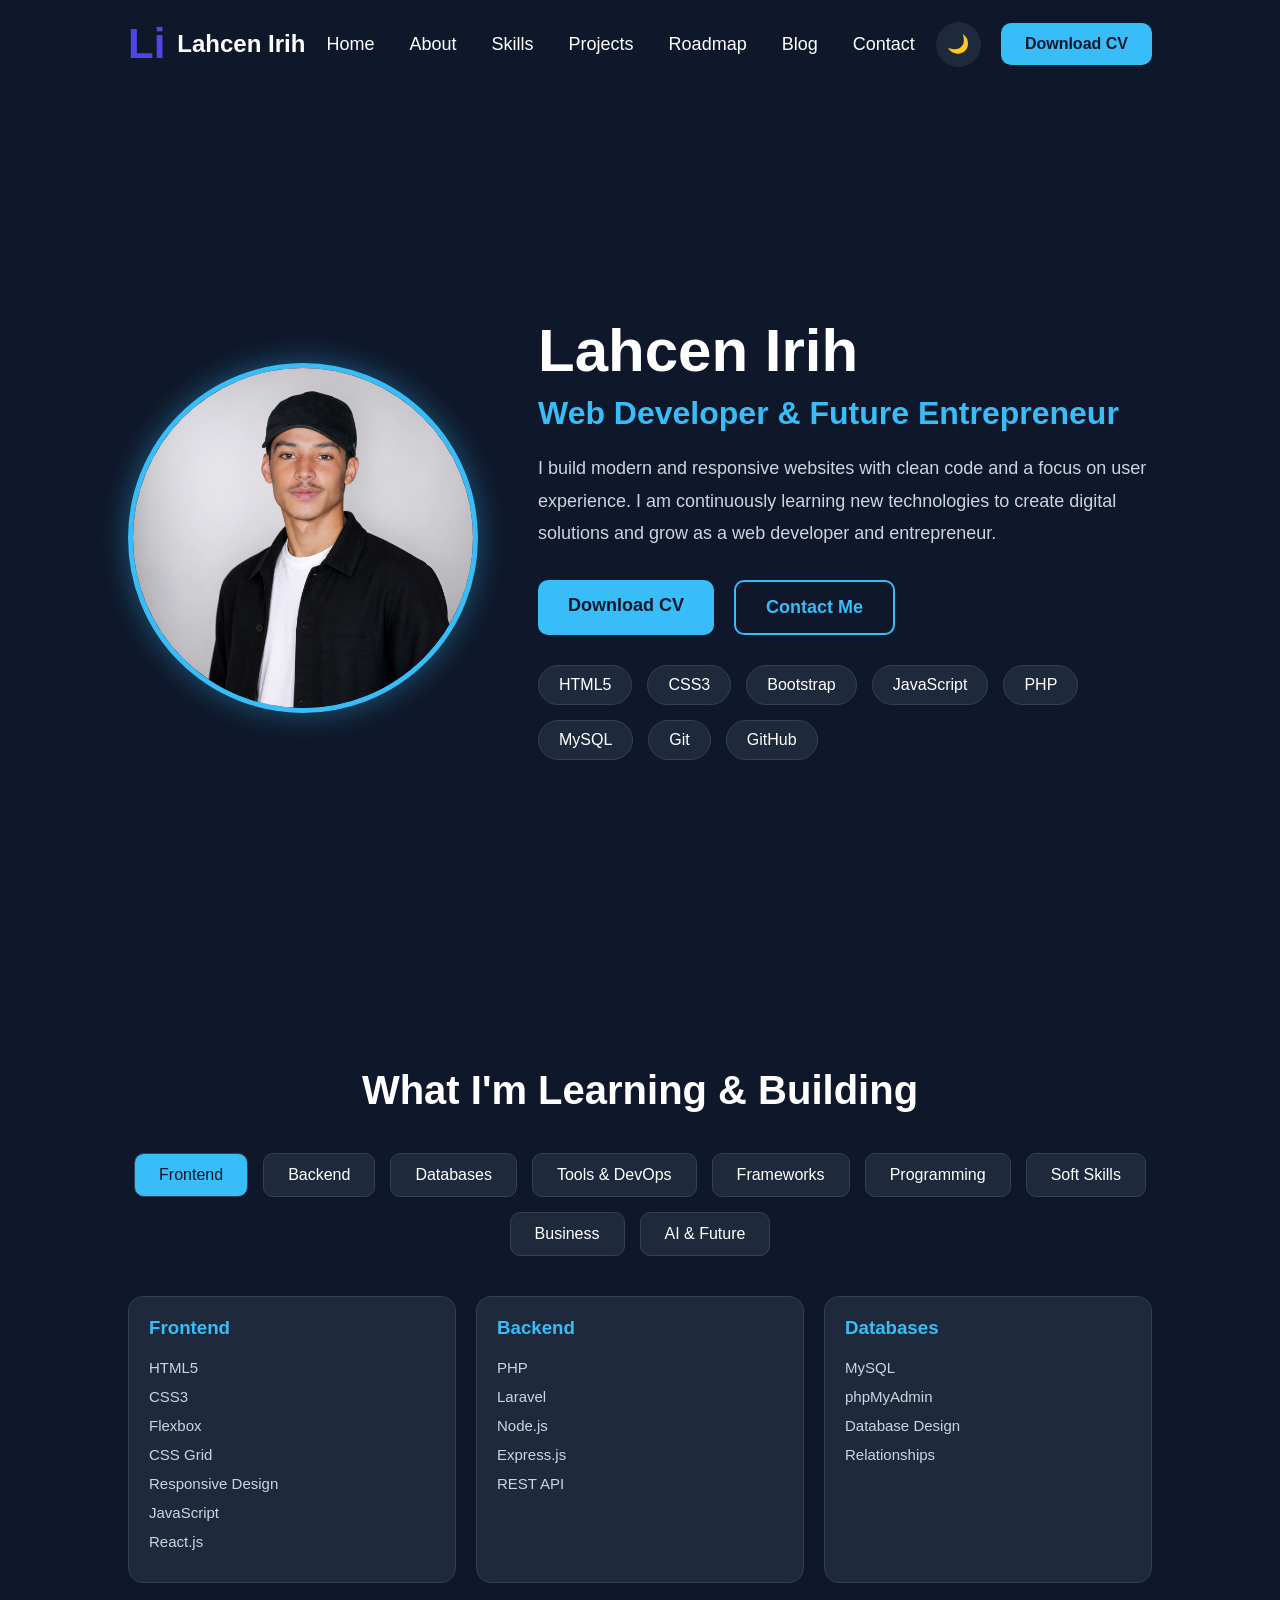
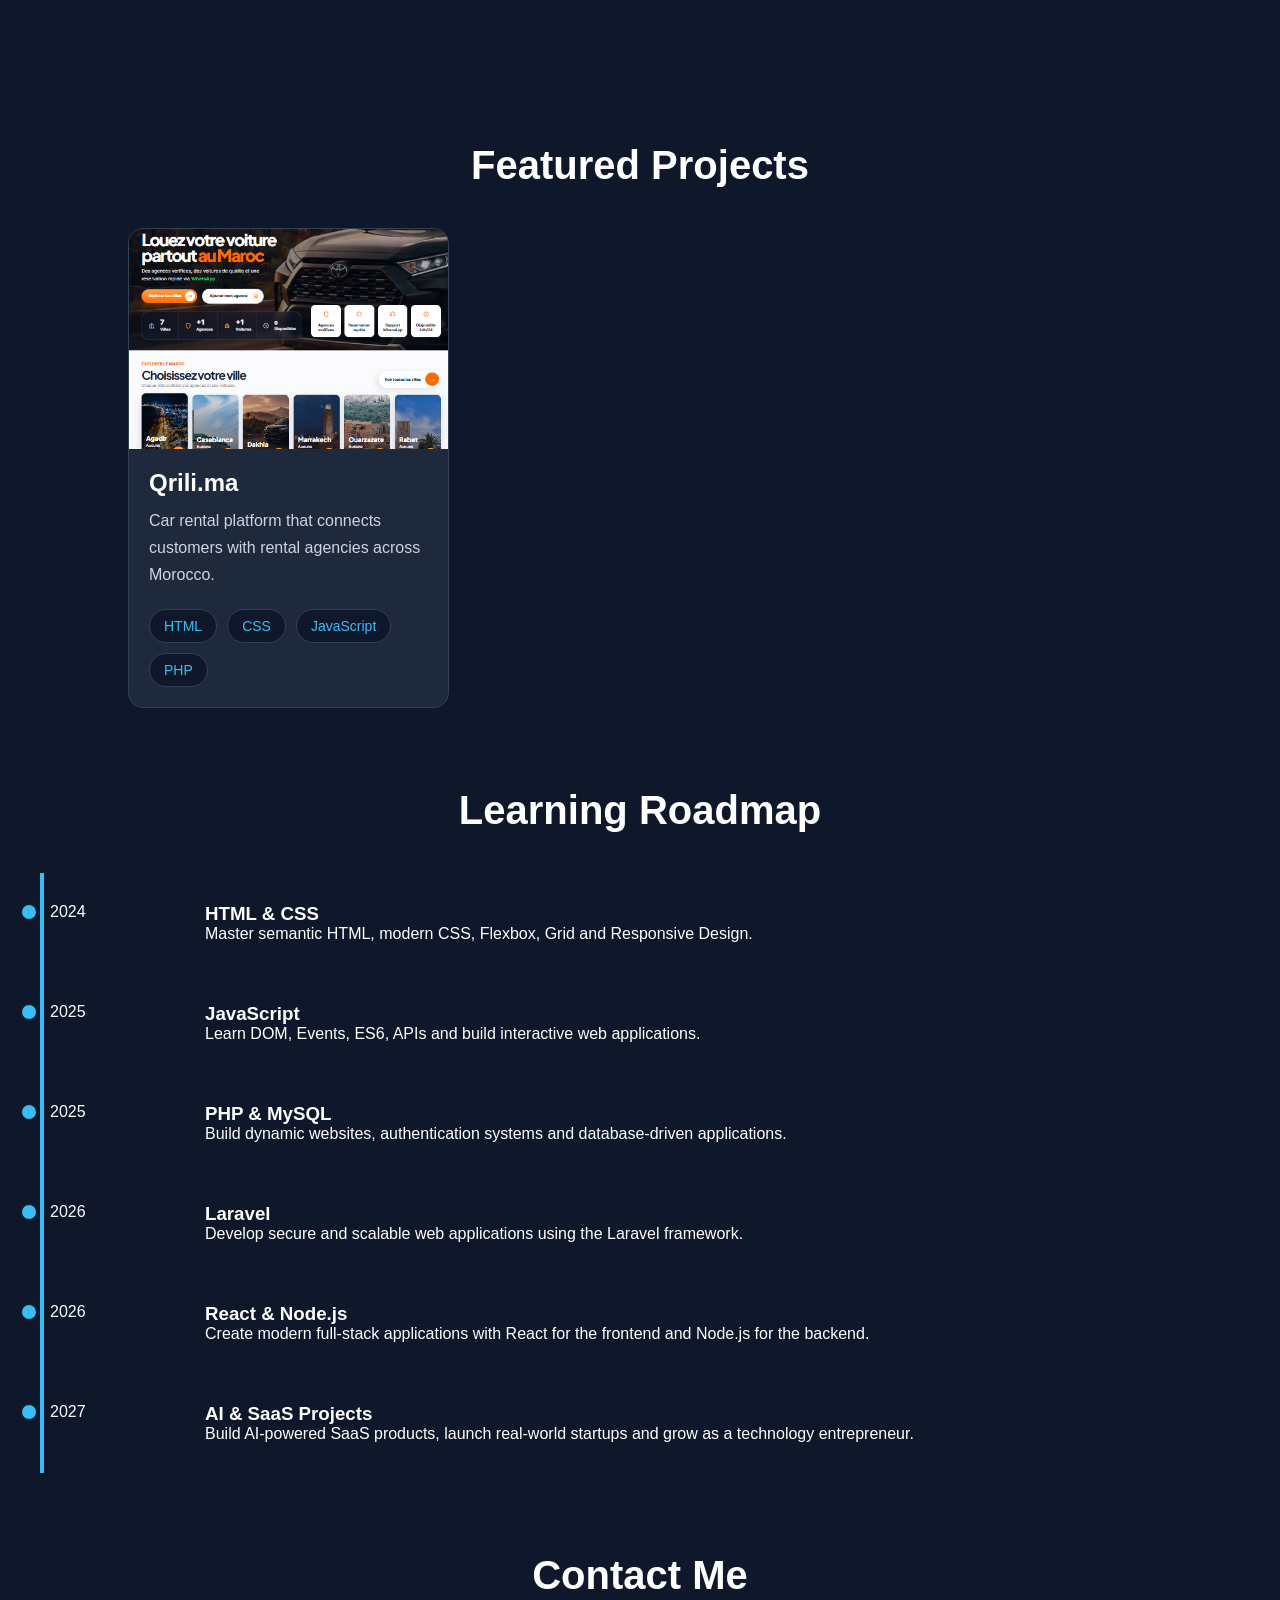
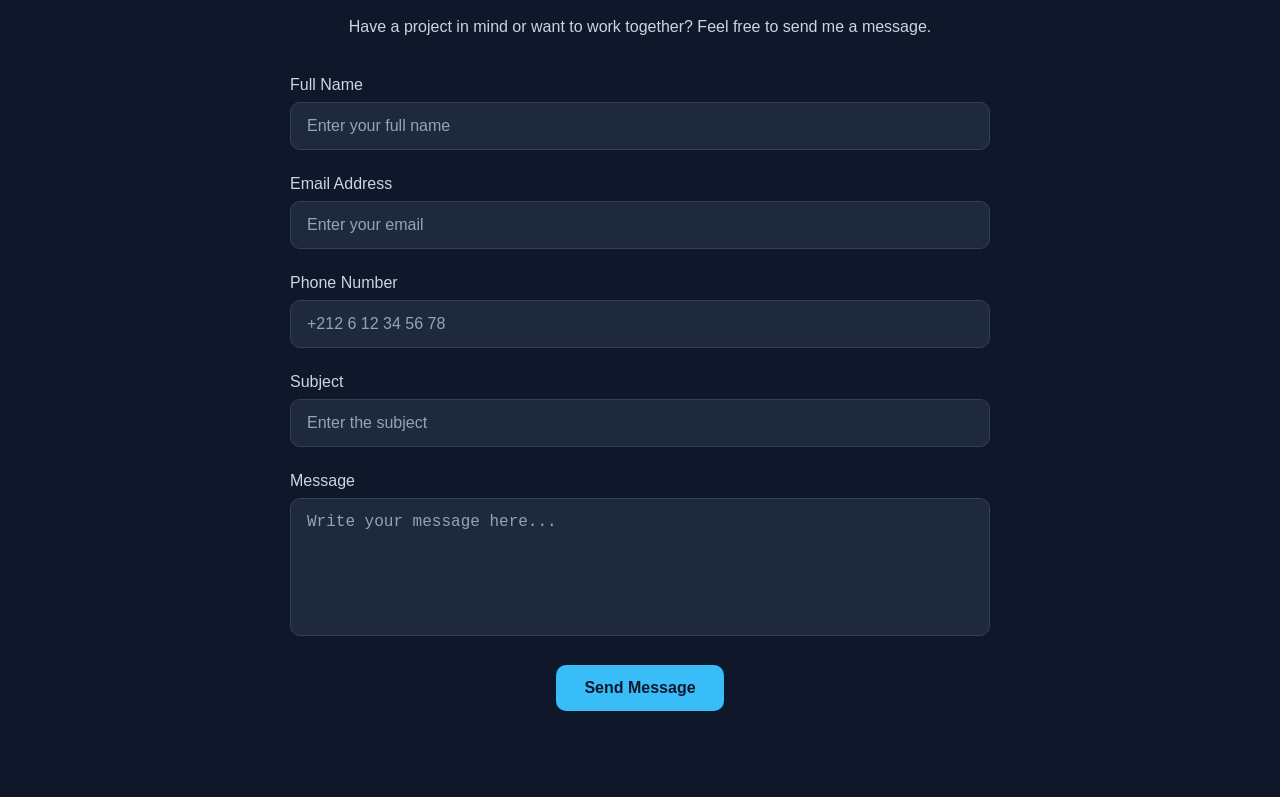
<file: index.html>
<!DOCTYPE html>
<html lang="en">
<head>
    <meta charset="UTF-8">
    <meta name="viewport" content="width=device-width, initial-scale=1.0">

    <title>Lahcen Irih | Web Developer</title>

    <link rel="stylesheet" href="css/style.css">
</head>
<body>

    <header class="header">

    <div class="logo">
        <a href="#">
            <span class="logo-icon">Li</span>
            <span class="logo-text">Lahcen Irih</span>
        </a>
    </div>

    <nav class="navigation">
        <ul>
            <li><a href="#">Home</a></li>
            <li><a href="#">About</a></li>
            <li><a href="#">Skills</a></li>
            <li><a href="#">Projects</a></li>
            <li><a href="#">Roadmap</a></li>
            <li><a href="#">Blog</a></li>
            <li><a href="#">Contact</a></li>
        </ul>
    </nav>

    <div class="header-actions">

        <button class="theme-btn">🌙</button>

        <a href="#" class="cv-btn">Download CV</a>

    </div>

    </header>

    <main>

                    <!-- sECTION 1--> 

        <section class="hero">

            <div class="hero-image">
                <img src="images/profile.png" alt="Portrait of Lahcen Irih">
            </div>

            <div class="hero-content">

                <div class="hero-text">
                    <h1>Lahcen Irih</h1>
                    <h2>Web Developer & Future Entrepreneur</h2>
                    <p>I build modern and responsive websites with clean code and a focus on user experience.
                        I am continuously learning new technologies to create digital solutions and grow as a web developer and entrepreneur.</p>
                </div>

                <div class="hero-buttons">
                    <a href="#">Download CV</a>
                    <a href="#">Contact Me</a>
                </div>

                <div class="hero-skills">
                    <ul>
                        <li>HTML5</li>
                        <li>CSS3</li>
                        <li>Bootstrap</li>
                        <li>JavaScript</li>
                        <li>PHP</li>
                        <li>MySQL</li>
                        <li>Git</li>
                        <li>GitHub</li>
                    </ul>
                </div>

            </div>
        </section>

                    <!-- sECTION 2-->

        <section class="learning">

            <h2 class="section-title">What I'm Learning & Building</h2>

            <div class="learning-tabs">
            
                <button class="active">Frontend</button>
                <button>Backend</button>
                <button>Databases</button>
                <button>Tools & DevOps</button>
                <button>Frameworks</button>
                <button>Programming</button>
                <button>Soft Skills</button>
                <button>Business</button>
                <button>AI & Future</button>
            
            </div>
                
            <div class="learning-grid">
            
                <div class="learning-card">
                
                    <h3>Frontend</h3>
                
                    <ul>
                    
                        <li>HTML5</li>
                        <li>CSS3</li>
                        <li>Flexbox</li>
                        <li>CSS Grid</li>
                        <li>Responsive Design</li>
                        <li>JavaScript</li>
                        <li>React.js</li>
                    
                    </ul>
                
                </div>
            
                <div class="learning-card">
                
                    <h3>Backend</h3>
                
                    <ul>
                    
                        <li>PHP</li>
                        <li>Laravel</li>
                        <li>Node.js</li>
                        <li>Express.js</li>
                        <li>REST API</li>
                    
                    </ul>
                
                </div>
            
                <div class="learning-card">
                
                    <h3>Databases</h3>
                
                    <ul>
                    
                        <li>MySQL</li>
                        <li>phpMyAdmin</li>
                        <li>Database Design</li>
                        <li>Relationships</li>
                    
                    </ul>
                
                </div>
            
            </div>
        
        </section>

                    <!-- sECTION 3-->
        <section class="projects">

            <h2 class="section-title">Featured Projects</h2>

            <div class="projects-grid">
            
                <article class="project-card">
                
                    <figure class="project-image">
                    
                        <img src="images/project1.png" alt="Project Image">
                    
                        <div class="project-overlay">
                        
                            <a href="#">Live Demo</a>
                            <a href="#">GitHub</a>
                        
                        </div>
                    
                    </figure>
                
                    <div class="project-content">
                    
                        <h3>Qrili.ma</h3>
                    
                        <p>
                            Car rental platform that connects customers with rental agencies across Morocco.
                        </p>
                    
                        <div class="project-tech">
                        
                            <span>HTML</span>
                            <span>CSS</span>
                            <span>JavaScript</span>
                            <span>PHP</span>
                        
                        </div>
                    
                    </div>
                
                </article>
            
            </div>
        
        </section>

                <!-- sECTION 4-->

        <section class="roadmap">

            <h2 class="section-title">Learning Roadmap</h2>

            <div class="roadmap-container">
            
                <article class="roadmap-item">
                
                    <div class="roadmap-year">
                        2024
                    </div>
                
                    <div class="roadmap-content">
                        <h3>HTML & CSS</h3>
                        <p>
                            Master semantic HTML, modern CSS, Flexbox, Grid and Responsive Design.
                        </p>
                    </div>
                
                </article>
            
                <article class="roadmap-item">
                
                    <div class="roadmap-year">
                        2025
                    </div>
                
                    <div class="roadmap-content">
                        <h3>JavaScript</h3>
                        <p>
                            Learn DOM, Events, ES6, APIs and build interactive web applications.
                        </p>
                    </div>
                
                </article>
            
                <article class="roadmap-item">
                
                    <div class="roadmap-year">
                        2025
                    </div>
                
                    <div class="roadmap-content">
                        <h3>PHP & MySQL</h3>
                        <p>
                            Build dynamic websites, authentication systems and database-driven applications.
                        </p>
                    </div>
                
                </article>
            
                <article class="roadmap-item">
                
                    <div class="roadmap-year">
                        2026
                    </div>
                
                    <div class="roadmap-content">
                        <h3>Laravel</h3>
                        <p>
                            Develop secure and scalable web applications using the Laravel framework.
                        </p>
                    </div>
                
                </article>
            
                <article class="roadmap-item">
                
                    <div class="roadmap-year">
                        2026
                    </div>
                
                    <div class="roadmap-content">
                        <h3>React & Node.js</h3>
                        <p>
                            Create modern full-stack applications with React for the frontend and Node.js for the backend.
                        </p>
                    </div>
                
                </article>
            
                <article class="roadmap-item">
                
                    <div class="roadmap-year">
                        2027
                    </div>
                
                    <div class="roadmap-content">
                        <h3>AI & SaaS Projects</h3>
                        <p>
                            Build AI-powered SaaS products, launch real-world startups and grow as a technology entrepreneur.
                        </p>
                    </div>
                
                </article>
            
            </div>
        
        </section>

                <!-- sECTION 5-->

        <section class="contact">
        
            <h2 class="section-title">Contact Me</h2>
        
            <p class="contact-text">
                Have a project in mind or want to work together? Feel free to send me a message.
            </p>
        
            <form action="#" method="post">
            
                <div class="form-group">
                    <label for="fullname">Full Name</label>
                    <input
                        type="text"
                        id="fullname"
                        name="fullname"
                        placeholder="Enter your full name"
                        required>
                </div>
            
                <div class="form-group">
                    <label for="email">Email Address</label>
                    <input
                        type="email"
                        id="email"
                        name="email"
                        placeholder="Enter your email"
                        required>
                </div>
            
                <div class="form-group">
                    <label for="phone">Phone Number</label>
                    <input
                        type="tel"
                        id="phone"
                        name="phone"
                        placeholder="+212 6 12 34 56 78">
                </div>
            
                <div class="form-group">
                    <label for="subject">Subject</label>
                    <input
                        type="text"
                        id="subject"
                        name="subject"
                        placeholder="Enter the subject"
                        required>
                </div>
            
                <div class="form-group">
                    <label for="message">Message</label>
                    <textarea
                        id="message"
                        name="message"
                        rows="6"
                        placeholder="Write your message here..."
                        required></textarea>
                </div>
            
                <button type="submit">
                    Send Message
                </button>
            
            </form>
        
        </section>

    </main>
    
    <script src="js/script.js"></script>

</body>
</html>
</file>
<file: css/style.css>
*{
    margin:0;
    padding:0;
    box-sizing:border-box;
}

body{
    font-family:Arial, Helvetica, sans-serif;
    background:#0f172a;
    color:white;
}


.header{
    display:flex;
    justify-content:space-between;
    align-items:center;
    padding:20px 10%;
    background:#0f172a;
    position:sticky;
    top:0;
    z-index:1000;
}

.logo a{
    display:flex;
    align-items:center;
    gap:12px;
    text-decoration:none;
}

.logo-icon{
    font-size:42px;
    font-weight:bold;
    color:#4f46e5;
}

.logo-text{
    font-size:24px;
    font-weight:bold;
    color:white;
}

.navigation ul{
    display:flex;
    list-style:none;
    gap:35px;
}

.navigation a{
    text-decoration:none;
    color:white;
    font-size:18px;
    font-weight:500;
    transition:.3s;
}

.navigation a:hover{
    color:#38bdf8;
}

.header-actions{
    display:flex;
    align-items:center;
    gap:20px;
}

.theme-btn{
    width:45px;
    height:45px;
    border:none;
    border-radius:50%;
    background:#1e293b;
    color:white;
    font-size:18px;
    cursor:pointer;
    transition:.3s;
}

.theme-btn:hover{
    background:#38bdf8;
    color:#0f172a;
}

.cv-btn{
    text-decoration:none;
    background:#38bdf8;
    color:#0f172a;
    padding:12px 24px;
    border-radius:10px;
    font-weight:bold;
    transition:.3s;
}

.cv-btn:hover{
    transform:translateY(-5px);
}

        /* section 1 */
.hero{
    display:flex;
    align-items:center;
    justify-content:space-between;
    gap:60px;
    min-height:100vh;
    padding:60px 10%;
}

.hero-image{
    width:35%;
    display:flex;
    justify-content:center;
}

.hero-image img{
    width:350px;
    height:350px;
    object-fit:cover;
    border-radius:50%;
    border:5px solid #38bdf8;
    box-shadow:0 0 30px rgba(56,189,248,0.4);
}

.hero-content{
    width:65%;
}

.hero-text h1{
    font-size:60px;
    margin-bottom:10px;
}

.hero-text h2{
    font-size:32px;
    color:#38bdf8;
    margin-bottom:20px;
}

.hero-text p{
    font-size:18px;
    line-height:1.8;
    color:#cbd5e1;
    margin-bottom:30px;
}

.hero-buttons{
    display:flex;
    gap:20px;
    margin-bottom:30px;
}

.hero-buttons a{
    text-decoration:none;
    padding:15px 30px;
    border-radius:10px;
    font-size:18px;
    font-weight:bold;
    transition:0.3s;
}

.hero-buttons a:hover{
    transform:translateY(-5px);
}

.hero-buttons a:first-child{
    background:#38bdf8;
    color:#0f172a;
}

.hero-buttons a:last-child{
    border:2px solid #38bdf8;
    color:#38bdf8;
    background:transparent;
}

.hero-skills ul{
    display:flex;
    flex-wrap:wrap;
    gap:15px;
    list-style:none;
}

.hero-skills li{
    list-style:none;
    background:#1e293b;
    color:white;
    padding:10px 20px;
    border:1px solid #334155;
    border-radius:30px;
    transition:0.3s;
}

.hero-skills li:hover{
    background:#38bdf8;
    color:#0f172a;
    transform:translateY(-5px);
    cursor:pointer;
}

        /* section 2 */

.learning{
    padding:80px 10%;
}

.section-title{
    text-align:center;
    font-size:40px;
    margin-bottom:40px;
}

.learning-tabs{
    display:flex;
    justify-content:center;
    flex-wrap:wrap;
    gap:15px;
    margin-bottom:40px;
}

.learning-tabs button{
    padding:12px 24px;
    background:#1e293b;
    color:white;
    border:1px solid #334155;
    border-radius:10px;
    cursor:pointer;
    transition:.3s;
    font-size:16px;
}

.learning-tabs button:hover,
.learning-tabs .active{
    background:#38bdf8;
    color:#0f172a;
}

.learning-grid{
    display:grid;
    grid-template-columns:repeat(3,1fr);
    gap:20px;
}

.learning-card{
    background:#1e293b;
    padding:20px;
    border-radius:15px;
    border:1px solid #334155;
    transition:.3s;
}

.learning-card:hover{
    transform:translateY(-8px);
}

.learning-card h3{
    color:#38bdf8;
    margin-bottom:20px;
}

.learning-card ul{
    list-style:none;
}

.learning-card li{
    margin-bottom:12px;
    color:#cbd5e1;
    font-size: 15px;
}

            /* section 3*/

.projects{
    padding:80px 10%;
}

.projects-grid{
    display:grid;
    grid-template-columns:repeat(3,1fr);
    gap:30px;
}

.project-card{
    background:#1e293b;
    border:1px solid #334155;
    border-radius:15px;
    overflow: hidden;
    transition:.3s;
}

.project-card:hover{
    transform:translateY(-10px);
}

.project-image{
    position:relative;
}

.project-image img{
    width:100%;
    height:220px;
    object-fit:cover;
    display:block;
    transition:.3s;
}

.project-overlay{
    position:absolute;
    inset:0;
    background:rgba(15,23,42,.85);

    display:flex;
    justify-content:center;
    align-items:center;
    gap:15px;

    opacity:0;
    transition:.3s;
}

.project-card:hover .project-overlay{
    opacity:1;
}

.project-card:hover img{
    transform:scale(1.1);
}

.project-content{
    padding:20px;
}

.project-content h3{
    font-size:24px;
    margin-bottom:10px;
}

.project-content p{
    color:#cbd5e1;
    line-height:1.7;
    margin-bottom:20px;
}

.project-tech{
    display:flex;
    flex-wrap:wrap;
    gap:10px;
}

.project-tech span{
    background:#0f172a;
    color:#38bdf8;
    padding:8px 14px;
    border-radius:30px;
    font-size:14px;
    border:1px solid #334155;
}

.project-overlay a{
    text-decoration: none;
    background: #38bdf8;
    color: #0f172a;
    padding: 12px 20px;
    border-radius: 8px;
    font-weight: bold;
    transition: .3s;
}

.project-overlay a:hover{
    background: #ffffff;
    transform : translateY(-3px);
}

.project-overlay{
    display: flex;
    flex-direction: column;
}

        /* section 4 */

.roadmap-container{
    position: relative;
}

.roadmap-container::before{
    content: "";
    position: absolute;
    top: 0;
    bottom: 0;
    left: 40px;
    width: 4px;
    background: #38bdf8;
}

.roadmap-item{
    display: flex;
    align-items: flex-start;
    gap: 35px;
    margin-left: 50px;
    padding: 30px 0;
}

.roadmap-year{
    position: relative;
    width: 120px;
    flex-shrink: 0;
}

.roadmap-year::before{
    content: "";
    position: absolute;
    left: -28px;
    top: 50%;
    transform: translateY(-50%);
    width: 14px;
    height: 14px;
    background: #38bdf8;
    border-radius: 50%;
}

.roadmap-content{
    flex: 1;
}

                /*SECTION 5*/

.contact{
    padding:80px 20px;
    text-align:center;
}

.contact h2{
    margin-bottom:20px;
}

.contact p{
    color:#cbd5e1;
    margin-bottom:40px;
}

.contact form{
    max-width:700px;
    margin:0 auto;
}

.form-group{
    margin-bottom:25px;
    text-align:left;
}

.form-group label{
    display:block;
    font-size:16px;
    font-weight:500;
    color:#cbd5e1;
    margin-bottom:8px;
}

.form-group input,
.form-group textarea{
    width:100%;
    padding:14px 16px;
    background:#1e293b;
    color:#ffffff;
    border:1px solid #334155;
    border-radius:10px;
    font-size:16px;
    transition:0.3s;
}

.form-group textarea{
    resize:none;
}

.form-group input:focus,
.form-group textarea:focus{
    outline:none;
    border-color:#38bdf8;
}

.form-group input::placeholder,
.form-group textarea::placeholder{
    color:#94a3b8;
}

.contact button{
    background:#38bdf8;
    color:#0f172a;
    border:none;
    padding:14px 28px;
    border-radius:10px;
    font-size:16px;
    font-weight:600;
    cursor:pointer;
    transition:0.3s;
}

.contact button:hover{
    transform:translateY(-4px);
    background:#0ea5e9;
}


                /*RESPONSIVE TABLET & MOBILE*/

@media (max-width: 768px){

    /* Header */

    .header{
        flex-direction: column;
        gap: 20px;
        padding: 20px;
    }

    .navigation ul{
        gap: 15px;
        flex-wrap: wrap;
        justify-content: center;
    }

    /* Hero */

    .hero{
        flex-direction: column;
        text-align: center;
        gap: 40px;
    }

    .hero-content,
    .hero-image{
        width: 100%;
    }

    .hero-image img{
        width: 100%;
        max-width: 400px;
    }

    .hero-buttons{
        display: flex;
        justify-content: center;
        gap: 15px;
        flex-wrap: wrap;
    }

    /* Skills */

    .learning-grid{
        grid-template-columns: repeat(2,1fr);
    }

    /* Projects */

    .projects-grid{
        grid-template-columns: repeat(1,1fr);
    }

    /* Roadmap */

    .roadmap-item{
        flex-direction: column;
        gap: 15px;
        margin-left: 55px;
        
    }

    .roadmap-year{
        width: auto;
    }

    /* Contact */

    .contact form{
        max-width: 100%;
    }

    .form-group input,
    .form-group textarea{
        width: 100%;
    }

}
</file>
